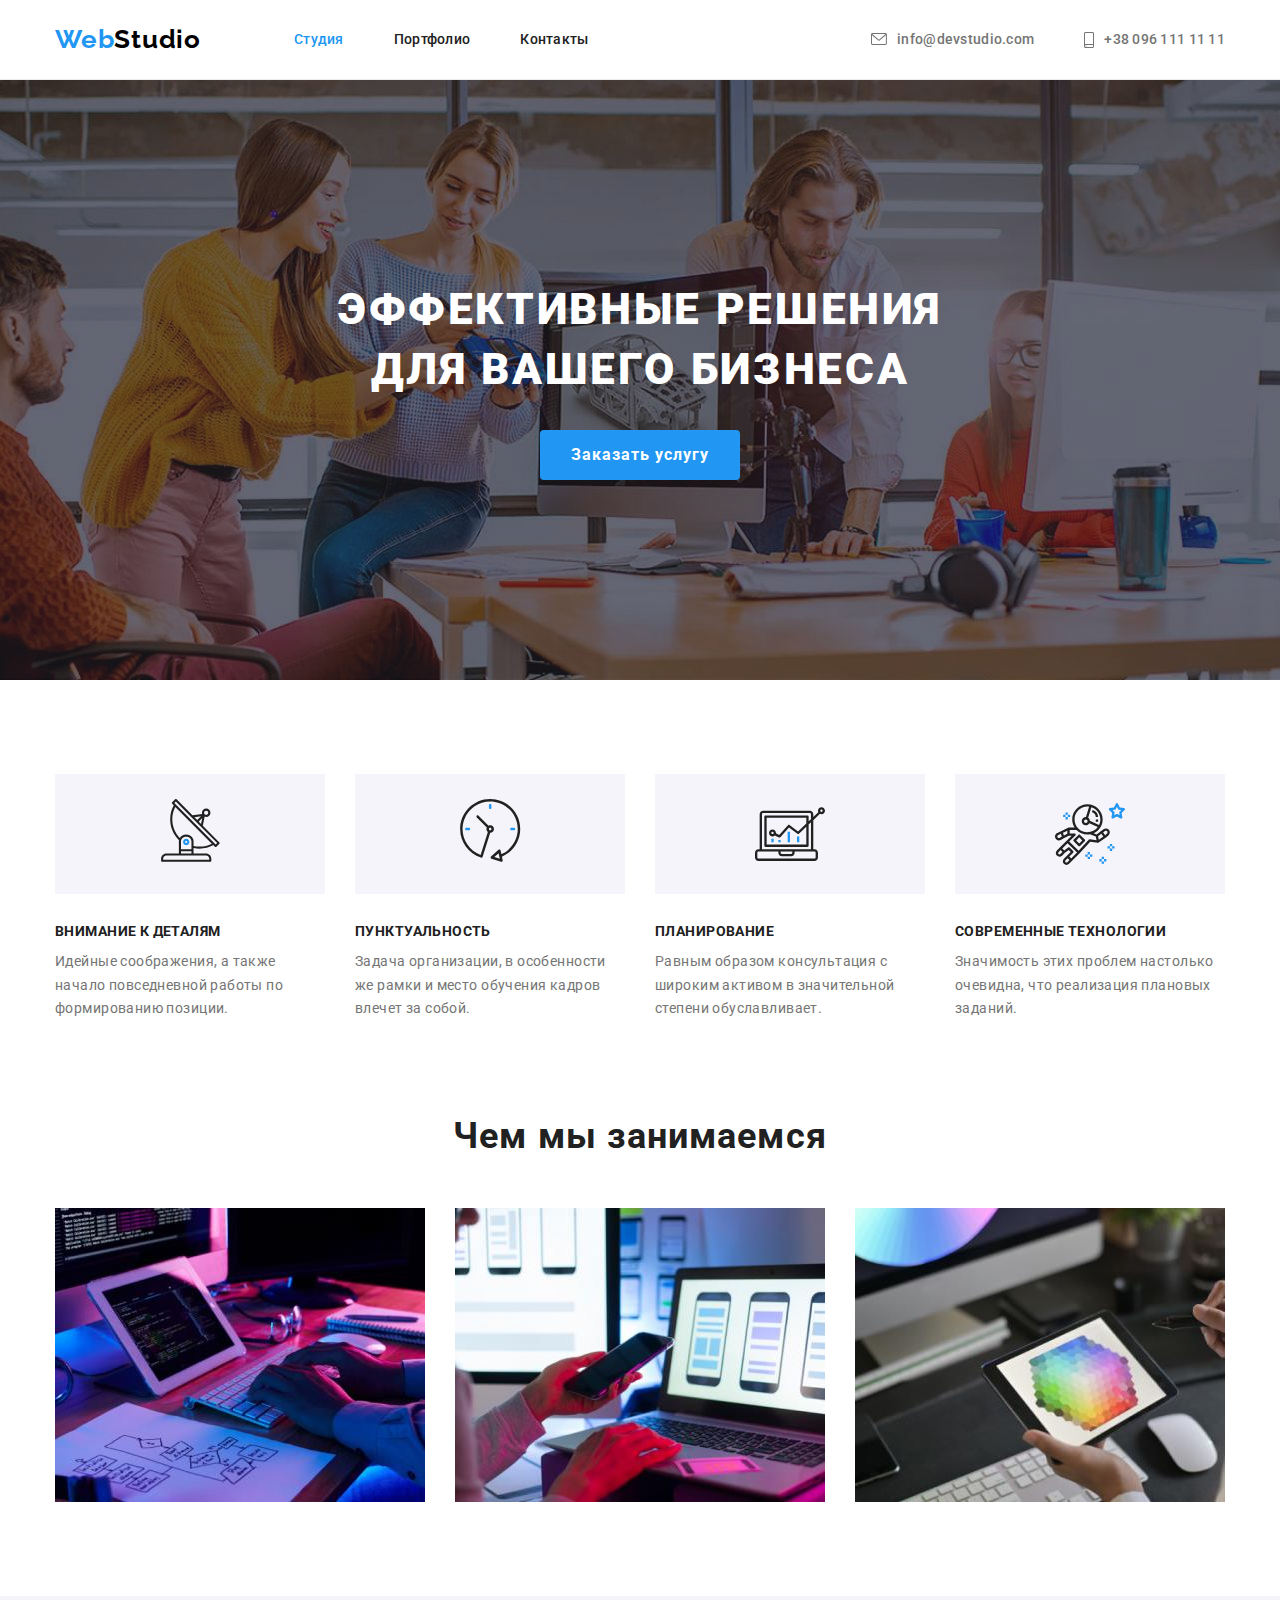
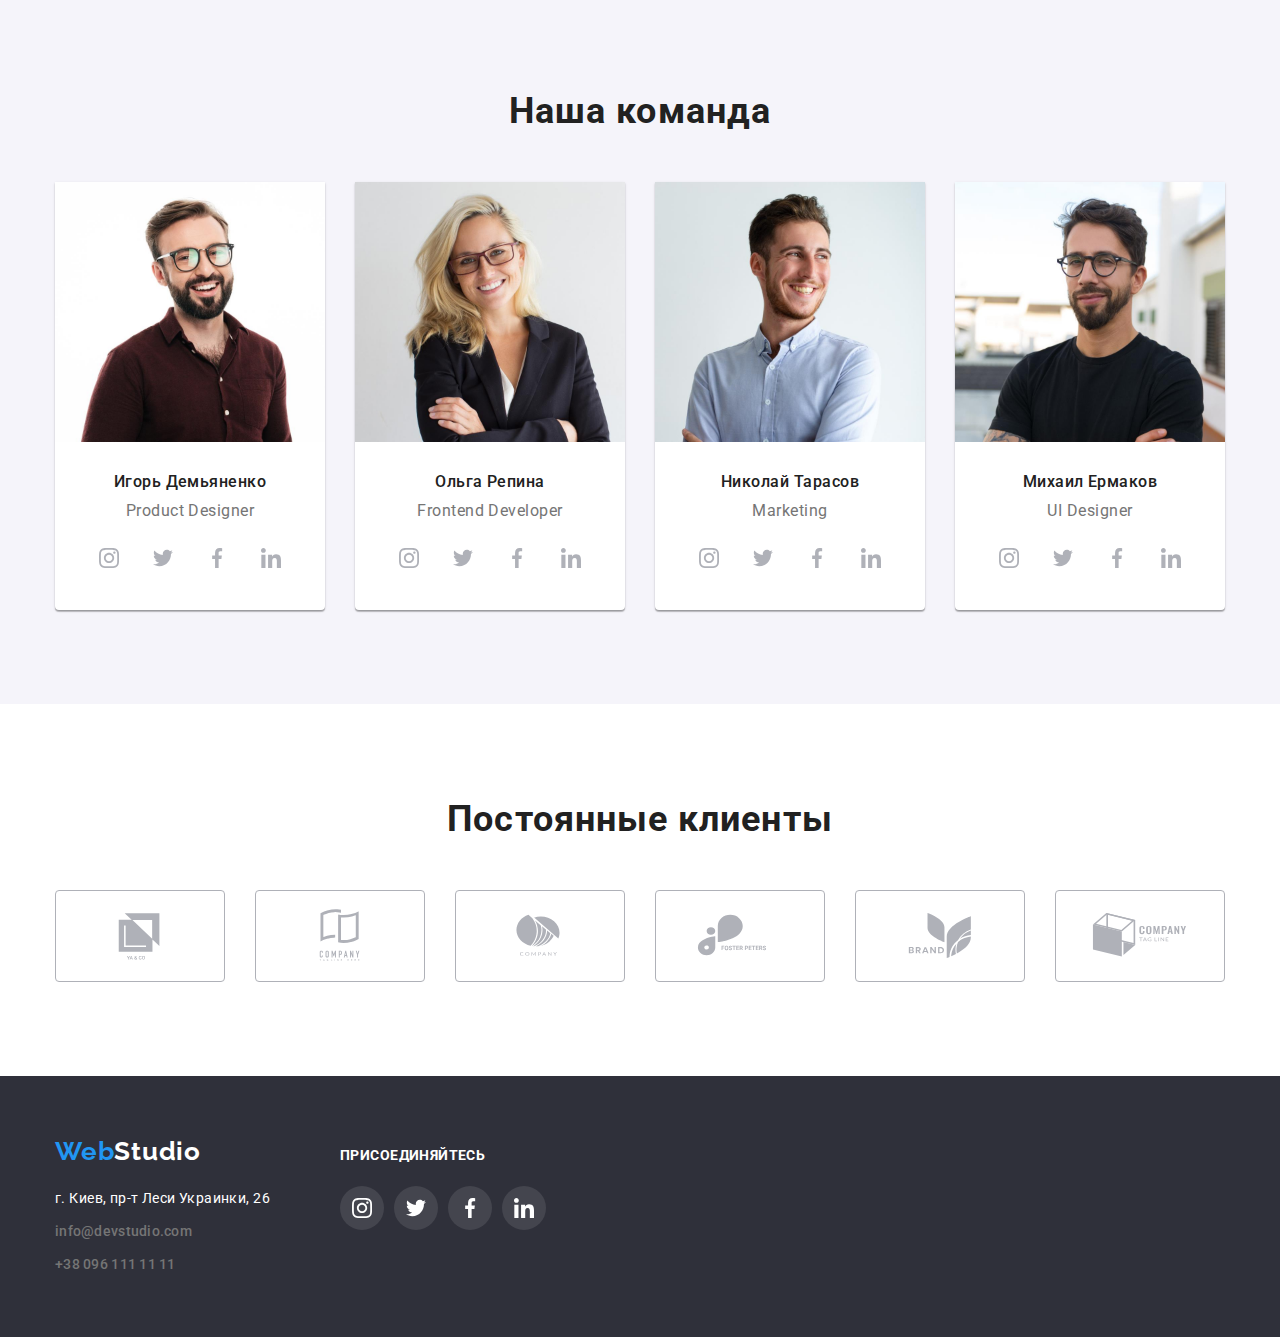
<file: index.html>
<!DOCTYPE html>
<html lang="ru">
  <head>
    <meta charset="UTF-8" />
    <meta http-equiv="X-UA-Compatible" content="IE=edge" />
    <meta name="viewport" content="width=device-width, initial-scale=1.0" />
    <title>Студия</title>
    <link rel="preconnect" href="https://fonts.googleapis.com" />
    <link rel="preconnect" href="https://fonts.gstatic.com" crossorigin />
    <link
      href="https://fonts.googleapis.com/css2?family=Raleway:wght@700&family=Roboto:wght@400;500;700;900&display=swap"
      rel="stylesheet"
    />
    <link rel="stylesheet" href="./css/modern-normalize.css" />
    <link rel="stylesheet" href="./css/styles.css" />
  </head>

  <body>
    <header class="header">
      <div class="container header-container">
        <nav class="nav">
          <a
            href="https://aleksgtd.github.io/goit-markup-hw-04/"
            lang="en"
            class="link logo"
            ><span class="left">Web</span
            ><span class="right-header">Studio</span></a
          >
          <ul class="list site-nav">
            <li class="item site-nav-item">
              <a href="./index.html" class="link site-nav-link current"
                >Студия</a
              >
            </li>
            <li class="item site-nav-item">
              <a href="portfolio.html" class="link site-nav-link">Портфолио</a>
            </li>
            <li class="item site-nav-item">
              <a href="" class="link site-nav-link">Контакты</a>
            </li>
          </ul>
        </nav>

        <ul class="list contacts">
          <li class="item header-contacts-item">
            <a href="mailto:info@devstudio.com" class="link contacts-link"
              ><svg class="icon-envelope header-contacts-icon">
                <use href="./images/icons.svg#icon-envelope"></use>
              </svg>
              info@devstudio.com</a
            >
          </li>
          <li class="item header-contacts-item">
            <a href="tel:+380961111111" class="link contacts-link"
              ><svg class="icon-smartphone header-contacts-icon">
                <use href="./images/icons.svg#icon-smartphone"></use>
              </svg>
              +38 096 111 11 11</a
            >
          </li>
        </ul>
      </div>
    </header>

    <main>
      <section class="hero-section">
        <div class="container hero-section-container">
          <h1 class="hero-section-title">
            Эффективные решения<br />для вашего бизнеса
          </h1>

          <button type="button" class="button order-btn">
            Заказать услугу
          </button>
        </div>
      </section>
      <section class="section features-section">
        <div class="container features-section-container">
          <h2 class="features-title visually-hidden">Особенности</h2>
          <ul class="list features-section-list">
            <li class="item features-section-item">
              <div class="features-icon-box">
                <svg class="features-icon">
                  <use href="./images/icons.svg#icon-antenna"></use>
                </svg>
              </div>
              <h3 class="features-section-subtitle">Внимание к деталям</h3>
              <p class="features-section-text">
                Идейные соображения, а также начало повседневной работы по
                формированию позиции.
              </p>
            </li>
            <li class="item features-section-item">
              <div class="features-icon-box">
                <svg class="features-icon">
                  <use href="./images/icons.svg#icon-clock"></use>
                </svg>
              </div>
              <h3 class="features-section-subtitle">Пунктуальность</h3>
              <p class="features-section-text">
                Задача организации, в особенности же рамки и место обучения
                кадров влечет за собой.
              </p>
            </li>
            <li class="item features-section-item">
              <div class="features-icon-box">
                <svg class="features-icon">
                  <use href="./images/icons.svg#icon-diagram"></use>
                </svg>
              </div>
              <h3 class="features-section-subtitle">Планирование</h3>
              <p class="features-section-text">
                Равным образом консультация с широким активом в значительной
                степени обуславливает.
              </p>
            </li>
            <li class="item features-section-item">
              <div class="features-icon-box">
                <svg class="features-icon">
                  <use href="./images/icons.svg#icon-astronaut"></use>
                </svg>
              </div>
              <h3 class="features-section-subtitle">Современные технологии</h3>
              <p class="features-section-text">
                Значимость этих проблем настолько очевидна, что реализация
                плановых заданий.
              </p>
            </li>
          </ul>
        </div>
      </section>

      <section class="section activities-section">
        <div class="container">
          <h2 class="activities-section-title">Чем мы занимаемся</h2>
          <ul class="list activities-section-list">
            <li class="item activities-section-item">
              <img src="./images/box1.jpg" alt="руки на клавиатуре" />
            </li>
            <li class="item activities-section-item">
              <img src="./images/box2.jpg" alt="рука держит смартфон" />
            </li>
            <li class="item activities-section-item">
              <img
                src="./images/box3.jpg"
                alt="планшет с разноцветным изображением в руке"
              />
            </li>
          </ul>
        </div>
      </section>

      <section class="section team-section">
        <div class="container">
          <h2 class="team-section-title">Наша команда</h2>
          <ul class="list team-section-list">
            <li class="item team-section-item">
              <img
                src="./images/team-card1.jpg"
                alt="улыбающийся парень в очках"
              />
              <div class="team-section-item-desc">
                <h3 class="team-section-subtitle">Игорь Демьяненко</h3>
                <p lang="en" class="team-section-text">Product Designer</p>
                <ul
                  class="list social-links-list team-section-social-links-list"
                >
                  <li class="social-links-item">
                    <a
                      href=""
                      target="_blank"
                      class="link social-link team-section-social-link"
                    >
                      <svg
                        width="20"
                        height="20"
                        class="team-section-social-links-icon"
                      >
                        <use href="./images/icons.svg#icon-instagram"></use>
                      </svg>
                    </a>
                  </li>
                  <li class="social-links-item">
                    <a
                      href=""
                      target="_blank"
                      class="link social-link team-section-social-link"
                    >
                      <svg
                        width="20"
                        height="20"
                        class="team-section-social-links-icon"
                      >
                        <use href="./images/icons.svg#icon-twitter"></use>
                      </svg>
                    </a>
                  </li>
                  <li class="social-links-item">
                    <a
                      href=""
                      target="_blank"
                      class="link social-link team-section-social-link"
                    >
                      <svg
                        width="20"
                        height="20"
                        class="team-section-social-links-icon"
                      >
                        <use href="./images/icons.svg#icon-facebook"></use>
                      </svg>
                    </a>
                  </li>
                  <li class="social-links-item">
                    <a
                      href=""
                      target="_blank"
                      class="link social-link team-section-social-link"
                    >
                      <svg
                        width="20"
                        height="20"
                        class="team-section-social-links-icon"
                      >
                        <use href="./images/icons.svg#icon-linkedin"></use>
                      </svg>
                    </a>
                  </li>
                </ul>
              </div>
            </li>

            <li class="item team-section-item">
              <img
                src="./images/team-card2.jpg"
                alt="улыбающаяся девушка в очках"
              />
              <div class="team-section-item-desc">
                <h3 class="team-section-subtitle">Ольга Репина</h3>
                <p lang="en" class="team-section-text">Frontend Developer</p>
                <ul
                  class="list social-links-list team-section-social-links-list"
                >
                  <li class="social-links-item">
                    <a
                      href=""
                      target="_blank"
                      class="link social-link team-section-social-link"
                    >
                      <svg
                        width="20"
                        height="20"
                        class="team-section-social-links-icon"
                      >
                        <use href="./images/icons.svg#icon-instagram"></use>
                      </svg>
                    </a>
                  </li>
                  <li class="social-links-item">
                    <a
                      href=""
                      target="_blank"
                      class="link social-link team-section-social-link"
                    >
                      <svg
                        width="20"
                        height="20"
                        class="team-section-social-links-icon"
                      >
                        <use href="./images/icons.svg#icon-twitter"></use>
                      </svg>
                    </a>
                  </li>
                  <li class="social-links-item">
                    <a
                      href=""
                      target="_blank"
                      class="link social-link team-section-social-link"
                    >
                      <svg
                        width="20"
                        height="20"
                        class="team-section-social-links-icon"
                      >
                        <use href="./images/icons.svg#icon-facebook"></use>
                      </svg>
                    </a>
                  </li>
                  <li class="social-links-item">
                    <a
                      href=""
                      target="_blank"
                      class="link social-link team-section-social-link"
                    >
                      <svg
                        width="20"
                        height="20"
                        class="team-section-social-links-icon"
                      >
                        <use href="./images/icons.svg#icon-linkedin"></use>
                      </svg>
                    </a>
                  </li>
                </ul>
              </div>
            </li>

            <li class="item team-section-item">
              <img
                src="./images/team-card3.jpg"
                alt="улыбающийся парень в рубашке"
              />
              <div class="team-section-item-desc">
                <h3 class="team-section-subtitle">Николай Тарасов</h3>
                <p lang="en" class="team-section-text">Marketing</p>
                <ul
                  class="list social-links-list team-section-social-links-list"
                >
                  <li class="social-links-item">
                    <a
                      href=""
                      target="_blank"
                      class="link social-link team-section-social-link"
                    >
                      <svg
                        width="20"
                        height="20"
                        class="team-section-social-links-icon"
                      >
                        <use href="./images/icons.svg#icon-instagram"></use>
                      </svg>
                    </a>
                  </li>
                  <li class="social-links-item">
                    <a
                      href=""
                      target="_blank"
                      class="link social-link team-section-social-link"
                    >
                      <svg
                        width="20"
                        height="20"
                        class="team-section-social-links-icon"
                      >
                        <use href="./images/icons.svg#icon-twitter"></use>
                      </svg>
                    </a>
                  </li>
                  <li class="social-links-item">
                    <a
                      href=""
                      target="_blank"
                      class="link social-link team-section-social-link"
                    >
                      <svg
                        width="20"
                        height="20"
                        class="team-section-social-links-icon"
                      >
                        <use href="./images/icons.svg#icon-facebook"></use>
                      </svg>
                    </a>
                  </li>
                  <li class="social-links-item">
                    <a
                      href=""
                      target="_blank"
                      class="link social-link team-section-social-link"
                    >
                      <svg
                        width="20"
                        height="20"
                        class="team-section-social-links-icon"
                      >
                        <use href="./images/icons.svg#icon-linkedin"></use>
                      </svg>
                    </a>
                  </li>
                </ul>
              </div>
            </li>

            <li class="item team-section-item">
              <img
                src="./images/team-card4.jpg"
                alt="улыбающийся парень в футболке"
              />
              <div class="team-section-item-desc">
                <h3 class="team-section-subtitle">Михаил Ермаков</h3>
                <p lang="en" class="team-section-text">UI Designer</p>
                <ul
                  class="list social-links-list team-section-social-links-list"
                >
                  <li class="social-links-item">
                    <a
                      href=""
                      target="_blank"
                      class="link social-link team-section-social-link"
                    >
                      <svg
                        width="20"
                        height="20"
                        class="team-section-social-links-icon"
                      >
                        <use href="./images/icons.svg#icon-instagram"></use>
                      </svg>
                    </a>
                  </li>
                  <li class="social-links-item">
                    <a
                      href=""
                      target="_blank"
                      class="link social-link team-section-social-link"
                    >
                      <svg
                        width="20"
                        height="20"
                        class="team-section-social-links-icon"
                      >
                        <use href="./images/icons.svg#icon-twitter"></use>
                      </svg>
                    </a>
                  </li>
                  <li class="social-links-item">
                    <a
                      href=""
                      target="_blank"
                      class="link social-link team-section-social-link"
                    >
                      <svg
                        width="20"
                        height="20"
                        class="team-section-social-links-icon"
                      >
                        <use href="./images/icons.svg#icon-facebook"></use>
                      </svg>
                    </a>
                  </li>
                  <li class="social-links-item">
                    <a
                      href=""
                      target="_blank"
                      class="link social-link team-section-social-link"
                    >
                      <svg
                        width="20"
                        height="20"
                        class="team-section-social-links-icon"
                      >
                        <use href="./images/icons.svg#icon-linkedin"></use>
                      </svg>
                    </a>
                  </li>
                </ul>
              </div>
            </li>
          </ul>
        </div>
      </section>

      <section class="section clients-section">
        <div class="container">
          <h2 class="clients-section-title">Постоянные клиенты</h2>
          <ul class="list clients-section-list">
            <li class="item clients-section-item">
              <a
                href=""
                target="_blank"
                rel="noreferrer nofollow noopener"
                class="link clients-section-link"
              >
                <svg width="106" height="60" class="clients-icon">
                  <use href="./images/icons.svg#icon-logo_yaco"></use>
                </svg>
              </a>
            </li>
            <li class="item clients-section-item">
              <a
                href=""
                target="_blank"
                rel="noreferrer nofollow noopener"
                class="link clients-section-link"
              >
                <svg width="106" height="60" class="clients-icon">
                  <use href="./images/icons.svg#icon-logo_tagline"></use>
                </svg>
              </a>
            </li>
            <li class="item clients-section-item">
              <a
                href=""
                target="_blank"
                rel="noreferrer nofollow noopener"
                class="link clients-section-link"
              >
                <svg width="106" height="60" class="clients-icon">
                  <use href="./images/icons.svg#icon-logo_company"></use>
                </svg>
              </a>
            </li>
            <li class="item clients-section-item">
              <a
                href=""
                target="_blank"
                rel="noreferrer nofollow noopener"
                class="link clients-section-link"
              >
                <svg width="106" height="60" class="clients-icon">
                  <use href="./images/icons.svg#icon-logo_fosterpeters"></use>
                </svg>
              </a>
            </li>
            <li class="item clients-section-item">
              <a
                href=""
                target="_blank"
                rel="noreferrer nofollow noopener"
                class="link clients-section-link"
              >
                <svg width="106" height="60" class="clients-icon">
                  <use href="./images/icons.svg#icon-logo_brand"></use>
                </svg>
              </a>
            </li>
            <li class="item clients-section-item">
              <a
                href=""
                target="_blank"
                rel="noreferrer nofollow noopener"
                class="link clients-section-link"
              >
                <svg width="106" height="60" class="clients-icon">
                  <use href="./images/icons.svg#icon-logo_tag-line"></use>
                </svg>
              </a>
            </li>
          </ul>
        </div>
      </section>
    </main>

    <footer class="footer">
      <div class="container footer-container">
        <div class="footer-container-left">
          <a
            href="https://aleksgtd.github.io/goit-markup-hw-04/"
            lang="en"
            class="link logo footer-logo"
            ><span class="left">Web</span
            ><span class="right-footer">Studio</span></a
          >
          <address class="address">
            <ul class="list">
              <li class="item footer-item">
                <a href="" class="link contacts-physical"
                  >г. Киев, пр-т Леси Украинки, 26</a
                >
              </li>
              <li class="item footer-item">
                <a
                  href="mailto:info@devstudio.com"
                  class="link contacts-link footer-contacts-link"
                  >info@devstudio.com</a
                >
              </li>
              <li class="item footer-item">
                <a
                  href="tel:+380961111111"
                  class="link contacts-link footer-contacts-link"
                  >+38 096 111 11 11</a
                >
              </li>
            </ul>
          </address>
        </div>
        <div class="footer-container-right">
          <h3 class="footer-subtitle">Присоединяйтесь</h3>
          <ul class="list social-links-list">
            <li class="social-links-item">
              <a
                href=""
                target="_blank"
                class="link social-link footer-social-link"
              >
                <svg width="20" height="20" class="footer-social-links-icon">
                  <use href="./images/icons.svg#icon-instagram"></use>
                </svg>
              </a>
            </li>
            <li class="social-links-item">
              <a
                href=""
                target="_blank"
                class="link social-link footer-social-link"
              >
                <svg width="20" height="20" class="footer-social-links-icon">
                  <use href="./images/icons.svg#icon-twitter"></use>
                </svg>
              </a>
            </li>
            <li class="social-links-item">
              <a
                href=""
                target="_blank"
                class="link social-link footer-social-link"
              >
                <svg width="20" height="20" class="footer-social-links-icon">
                  <use href="./images/icons.svg#icon-facebook"></use>
                </svg>
              </a>
            </li>
            <li class="social-links-item">
              <a
                href=""
                target="_blank"
                class="link social-link footer-social-link"
              >
                <svg width="20" height="20" class="footer-social-links-icon">
                  <use href="./images/icons.svg#icon-linkedin"></use>
                </svg>
              </a>
            </li>
          </ul>
        </div>
      </div>
    </footer>
  </body>
</html>
</file>
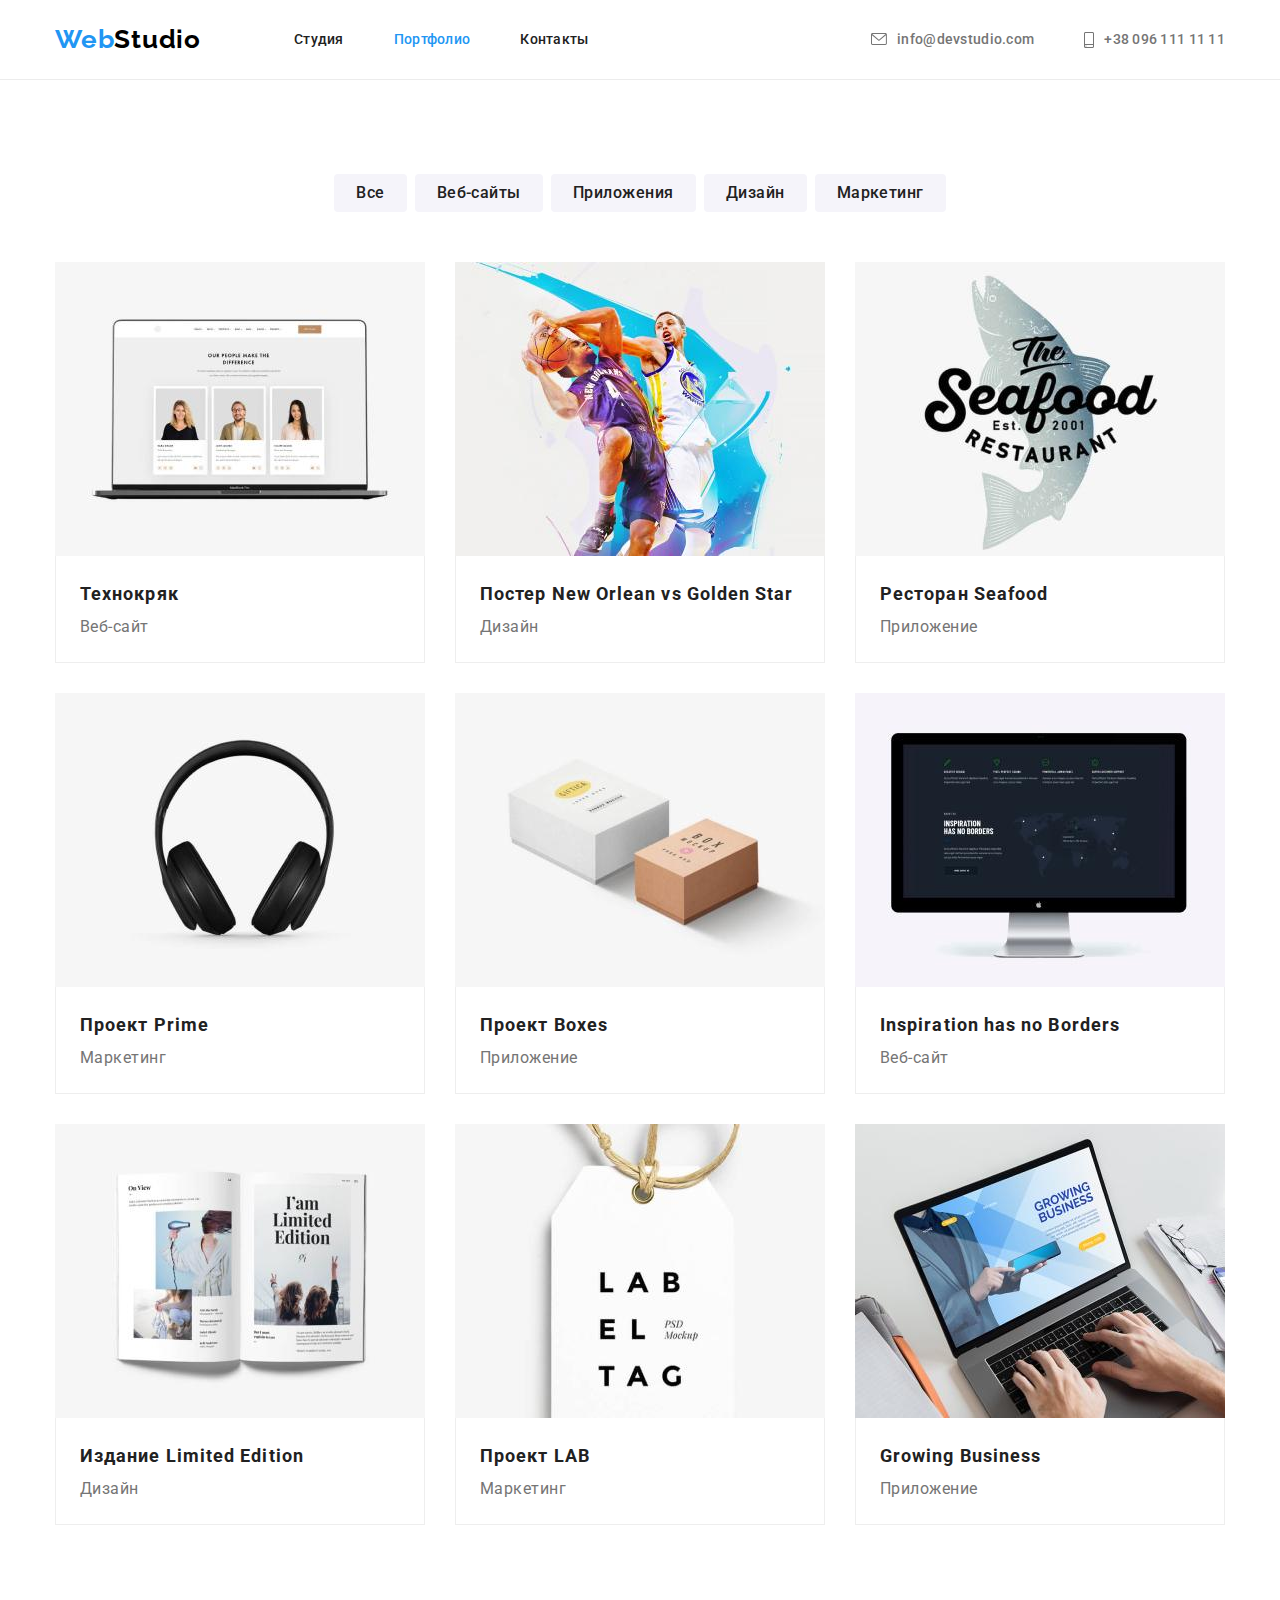
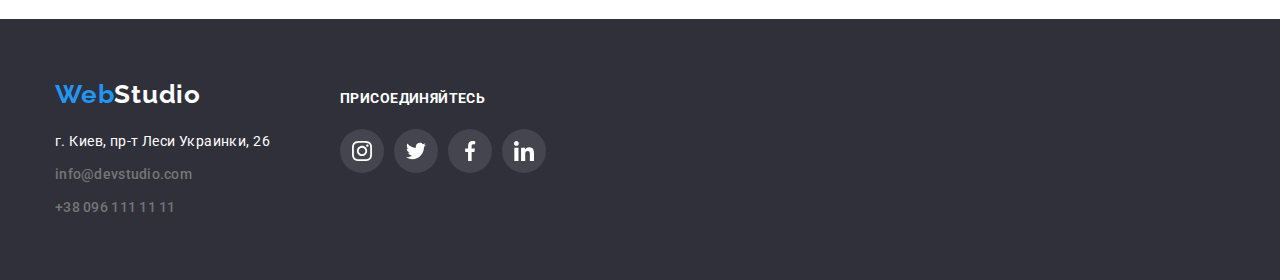
<file: portfolio.html>
<!DOCTYPE html>
<html lang="ru">
  <head>
    <meta charset="UTF-8" />
    <meta http-equiv="X-UA-Compatible" content="IE=edge" />
    <meta name="viewport" content="width=device-width, initial-scale=1.0" />
    <title>Портфолио</title>
    <link rel="preconnect" href="https://fonts.googleapis.com" />
    <link rel="preconnect" href="https://fonts.gstatic.com" crossorigin />
    <link
      href="https://fonts.googleapis.com/css2?family=Raleway:wght@700&family=Roboto:wght@400;500;700;900&display=swap"
      rel="stylesheet"
    />
    <link rel="stylesheet" href="./css/modern-normalize.css" />
    <link rel="stylesheet" href="./css/styles.css" />
  </head>
  <body>
    <header class="header">
      <div class="container header-container">
        <nav class="nav">
          <a
            href="https://aleksgtd.github.io/goit-markup-hw-04/"
            lang="en"
            class="link logo"
            ><span class="left">Web</span
            ><span class="right-header">Studio</span></a
          >
          <ul class="list site-nav">
            <li class="item site-nav-item">
              <a href="./index.html" class="link site-nav-link">Студия</a>
            </li>
            <li class="item site-nav-item">
              <a href="portfolio.html" class="link site-nav-link current"
                >Портфолио</a
              >
            </li>
            <li class="item site-nav-item">
              <a href="" class="link site-nav-link">Контакты</a>
            </li>
          </ul>
        </nav>

        <ul class="list contacts">
          <li class="item header-contacts-item">
            <a href="mailto:info@devstudio.com" class="link contacts-link"
              ><svg class="icon-envelope header-contacts-icon">
                <use href="./images/icons.svg#icon-envelope"></use>
              </svg>
              info@devstudio.com</a
            >
          </li>
          <li class="item header-contacts-item">
            <a href="tel:+380961111111" class="link contacts-link"
              ><svg class="icon-smartphone header-contacts-icon">
                <use href="./images/icons.svg#icon-smartphone"></use>
              </svg>
              +38 096 111 11 11</a
            >
          </li>
        </ul>
      </div>
    </header>

    <main>
      <section class="portfolio section">
        <h1 class="visually-hidden">Портфолио</h1>
        <div class="container">
          <ul class="list portfolio-buttons-list">
            <li class="item portfolio-buttons-list-item">
              <button type="button" class="button portfolio-btn">Все</button>
            </li>
            <li class="item portfolio-buttons-list-item">
              <button type="button" class="button portfolio-btn">
                Веб-сайты
              </button>
            </li>
            <li class="item portfolio-buttons-list-item">
              <button type="button" class="button portfolio-btn">
                Приложения
              </button>
            </li>
            <li class="item portfolio-buttons-list-item">
              <button type="button" class="button portfolio-btn">Дизайн</button>
            </li>
            <li class="item portfolio-buttons-list-item">
              <button type="button" class="button portfolio-btn">
                Маркетинг
              </button>
            </li>
          </ul>

          <ul class="list portfolio-images-list">
            <li class="item portfolio-images-list-item">
              <a href="" target="_blank" class="link portfolio-image-link">
                <img
                  src="./images-portfolio/img-web-site.jpg"
                  alt="ноутбук с открытым сайтом"
                />
                <div class="portfolio-image-desc">
                  <h2 class="portfolio-title">Технокряк</h2>
                  <p class="portfolio-desc">Веб-сайт</p>
                </div>
              </a>
            </li>
            <li class="item portfolio-images-list-item">
              <a href="" target="_blank" class="link portfolio-image-link">
                <img
                  src="./images-portfolio/img-design.jpg"
                  alt="постер баскетбольной игры"
                />
                <div class="portfolio-image-desc">
                  <h2 class="portfolio-title">
                    Постер <span lang="en">New Orlean vs Golden Star</span>
                  </h2>
                  <p class="portfolio-desc">Дизайн</p>
                </div>
              </a>
            </li>
            <li class="item portfolio-images-list-item">
              <a href="" target="_blank" class="link portfolio-image-link">
                <img
                  src="./images-portfolio/img-seafood.jpg"
                  alt="логотип ресторана"
                />
                <div class="portfolio-image-desc">
                  <h2 class="portfolio-title">
                    Ресторан <span lang="en">Seafood</span>
                  </h2>
                  <p class="portfolio-desc">Приложение</p>
                </div>
              </a>
            </li>
            <li class="item portfolio-images-list-item">
              <a href="" target="_blank" class="link portfolio-image-link">
                <img
                  src="./images-portfolio/img-project-prime.jpg"
                  alt="наушники"
                />
                <div class="portfolio-image-desc">
                  <h2 class="portfolio-title">
                    Проект <span lang="en">Prime</span>
                  </h2>
                  <p class="portfolio-desc">Маркетинг</p>
                </div>
              </a>
            </li>
            <li class="item portfolio-images-list-item">
              <a href="" target="_blank" class="link portfolio-image-link">
                <img
                  src="./images-portfolio/img-project-boxes.jpg"
                  alt="коробки"
                />
                <div class="portfolio-image-desc">
                  <h2 class="portfolio-title">
                    Проект <span lang="en">Boxes</span>
                  </h2>
                  <p class="portfolio-desc">Приложение</p>
                </div>
              </a>
            </li>
            <li class="item portfolio-images-list-item">
              <a href="" target="_blank" class="link portfolio-image-link">
                <img
                  src="./images-portfolio/img-inspiration-no-borders.jpg"
                  alt="монитор компьютера"
                />
                <div class="portfolio-image-desc">
                  <h2 lang="en" class="portfolio-title">
                    Inspiration has no Borders
                  </h2>
                  <p class="portfolio-desc">Веб-сайт</p>
                </div>
              </a>
            </li>
            <li class="item portfolio-images-list-item">
              <a href="" target="_blank" class="link portfolio-image-link">
                <img
                  src="./images-portfolio/img-limited-edition.jpg"
                  alt="открытая книга"
                />
                <div class="portfolio-image-desc">
                  <h2 class="portfolio-title">
                    Издание <span lang="en">Limited Edition</span>
                  </h2>
                  <p class="portfolio-desc">Дизайн</p>
                </div>
              </a>
            </li>
            <li class="item portfolio-images-list-item">
              <a href="" target="_blank" class="link portfolio-image-link">
                <img
                  src="./images-portfolio/img-project-lab.jpg"
                  alt="бирка с текстом"
                />
                <div class="portfolio-image-desc">
                  <h2 class="portfolio-title">
                    Проект <span lang="en">LAB</span>
                  </h2>
                  <p class="portfolio-desc">Маркетинг</p>
                </div>
              </a>
            </li>
            <li class="item portfolio-images-list-item">
              <a href="" target="_blank" class="link portfolio-image-link">
                <img
                  src="./images-portfolio/img-growing-business.jpg"
                  alt="открытый ноутбук"
                />
                <div class="portfolio-image-desc">
                  <h2 lang="en" class="portfolio-title">Growing Business</h2>
                  <p class="portfolio-desc">Приложение</p>
                </div>
              </a>
            </li>
          </ul>
        </div>
      </section>
    </main>

    <footer class="footer">
      <div class="container footer-container">
        <div class="footer-container-left">
          <a
            href="https://aleksgtd.github.io/goit-markup-hw-04/"
            lang="en"
            class="link logo footer-logo"
            ><span class="left">Web</span
            ><span class="right-footer">Studio</span></a
          >
          <address class="address">
            <ul class="list">
              <li class="item footer-item">
                <a href="" class="link contacts-physical"
                  >г. Киев, пр-т Леси Украинки, 26</a
                >
              </li>
              <li class="item footer-item">
                <a
                  href="mailto:info@devstudio.com"
                  class="link contacts-link footer-contacts-link"
                  >info@devstudio.com</a
                >
              </li>
              <li class="item footer-item">
                <a
                  href="tel:+380961111111"
                  class="link contacts-link footer-contacts-link"
                  >+38 096 111 11 11</a
                >
              </li>
            </ul>
          </address>
        </div>
        <div class="footer-container-right">
          <h3 class="footer-subtitle">Присоединяйтесь</h3>
          <ul class="list social-links-list">
            <li class="social-links-item">
              <a
                href=""
                target="_blank"
                class="link social-link footer-social-link"
              >
                <svg width="20" height="20" class="footer-social-links-icon">
                  <use href="./images/icons.svg#icon-instagram"></use>
                </svg>
              </a>
            </li>
            <li class="social-links-item">
              <a
                href=""
                target="_blank"
                class="link social-link footer-social-link"
              >
                <svg width="20" height="20" class="footer-social-links-icon">
                  <use href="./images/icons.svg#icon-twitter"></use>
                </svg>
              </a>
            </li>
            <li class="social-links-item">
              <a
                href=""
                target="_blank"
                class="link social-link footer-social-link"
              >
                <svg width="20" height="20" class="footer-social-links-icon">
                  <use href="./images/icons.svg#icon-facebook"></use>
                </svg>
              </a>
            </li>
            <li class="social-links-item">
              <a
                href=""
                target="_blank"
                class="link social-link footer-social-link"
              >
                <svg width="20" height="20" class="footer-social-links-icon">
                  <use href="./images/icons.svg#icon-linkedin"></use>
                </svg>
              </a>
            </li>
          </ul>
        </div>
      </div>
    </footer>
  </body>
</html>
</file>
<file: css/styles.css>
:root {
  --logo-color-left: #2196f3;
  --logo-color-right-header: #000000;
  --logo-color-right-footer: #ffffff;
  --nav-item-color: #212121;
  --nav-item-focus-color: #2196f3;
  --contacts-color: #757575;
  --main-title-color: #ffffff;
  --title-color: #212121;
  --focus-color: #2196f3;
  --text-color: #757575;
  --button-color: #212121;
  --button-background-color: #f5f4fa;
  --button-focus-color: #ffffff;
  --button-background-focus-color: #2196f3;
  --background-color-dark: #2f303a;
  --social-links-focus-color: #ffffff;
  --social-links-color: #afb1b8;
}

body {
  font-family: "roboto", sans-serif;
  max-width: 1600px;
}

h1,
h2,
h3,
h4,
h5,
h6,
p,
ul {
  margin: 0 auto;
}

img {
  display: block;
  max-width: 100%;
  height: auto;
}

.list {
  list-style: none;
  padding: 0;
}

.container {
  width: 1200px;
  padding: 0 15px;
  margin: 0 auto;
}

.section {
  padding: 94px 0;
}

.link {
  font-style: inherit;
  text-decoration: none;
}

.site-nav-item:not(:last-child),
.header-contacts-item:not(:last-child) {
  margin: 0 50px 0 0;
}

.logo {
  font-family: Raleway;
  font-weight: 700;
  font-size: 26px;
  line-height: 1.19;
  letter-spacing: 0.03em;
  text-align: center;
  margin: 0 93px 0 0;
}

.left {
  color: var(--logo-color-left);
}

.button {
  font-style: inherit;
  color: var(--button-color);
  background-color: var(--button-background-color);
  cursor: pointer;
}

.button:focus,
.button:hover {
  color: var(--button-focus-color);
  background-color: var(--button-background-focus-color);
}

.visually-hidden {
  position: absolute;
  width: 1px;
  height: 1px;
  margin: -1px;
  padding: 0;
  overflow: hidden;
  border: 0;
  clip: rect(0 0 0 0);
}

/*-header-*/

.header {
  height: 80px;
  display: flex;
  align-items: center;
  border-bottom: #ececec;
  border-width: 0 0 1px 0;
  border-style: solid;
}

.header-container,
.nav,
.site-nav,
.contacts {
  display: flex;
}

.header-container,
.nav,
.contacts {
  justify-content: space-between;
  align-items: center;
}

.list.contacts {
  margin: 0;
}

.contacts .item {
  text-align: end;
}

.right-header {
  color: var(--logo-color-right-header);
}

.site-nav-link {
  color: var(--nav-item-color);
  font-weight: 500;
  font-size: 14px;
  line-height: 1.14;
  letter-spacing: 0.02em;
}

.site-nav-link:focus,
.site-nav-link:hover {
  color: var(--nav-item-focus-color);
  font-weight: 500;
  font-size: 14px;
  line-height: 1.14;
  letter-spacing: 0.02em;
}

.site-nav-link.current {
  color: var(--nav-item-focus-color);
  font-weight: 500;
  font-size: 14px;
  line-height: 1.14;
  letter-spacing: 0.02em;
}

.contacts-link {
  color: var(--contacts-color);
  font-weight: 500;
  font-size: 14px;
  line-height: 1.14;
  letter-spacing: 0.02em;
  display: flex;
  align-items: center;
  justify-content: center;
}

.contacts-link:hover,
.contacts-link:focus {
  color: var(--focus-color);
  font-weight: 500;
  font-size: 14px;
  line-height: 1.14;
  letter-spacing: 0.02em;
}

.header-contacts-item {
  display: flex;
  align-items: center;
  justify-content: center;
}

.header-contacts-icon {
  margin-right: 10px;
}

.icon-envelope {
  width: 16px;
  height: 12px;
  fill: var(--contacts-color);
}

.icon-smartphone {
  width: 10px;
  height: 16px;
  fill: var(--contacts-color);
}

.contacts-link:hover .icon-envelope,
.contacts-link:focus .icon-envelope,
.contacts-link:hover .icon-smartphone,
.contacts-link:focus .icon-smartphone {
  fill: var(--focus-color);
  cursor: pointer;
}

/*-footer-*/

.footer {
  background-color: var(--background-color-dark);
  padding: 60px 0;
}

.footer-container {
  display: flex;
  align-items: baseline;
}

.footer-container-right {
  margin-left: 70px;
}

.footer-logo {
  display: inline-block;
  margin: 0 0 20px 0;
}

.footer-item:not(:last-child) {
  margin-bottom: 9px;
}

.footer-item {
  color: var(--contacts-color);
}

.footer-item:hover,
.footer-item:focus {
  color: var(--focus-color);
}

.right-footer {
  color: var(--logo-color-right-footer);
}

.address {
  font-style: inherit;
  font-size: 14px;
  line-height: 1.71;
  letter-spacing: 0.03em;
}

.contacts-physical {
  color: #ffffff;
}

.footer-subtitle {
  color: var(--main-title-color);
  font-weight: 700;
  font-size: 14px;
  line-height: 1.14;
  letter-spacing: 0.03em;
  text-transform: uppercase;
  margin-bottom: 22px;
}

.footer-social-link {
  background-color: rgba(255, 255, 255, 0.1);
}

.footer-social-links-icon {
  fill: var(--social-links-focus-color);
}

.footer-contacts-link {
  display: inline-block;
}

/*-studio page-*/

/*-hero-section-*/

.hero-section {
  background-color: #c4c4c4;
  padding: 200px 0;
  background-image: linear-gradient(
      rgba(47, 48, 58, 0.4),
      rgba(47, 48, 58, 0.4)
    ),
    url(../images/hero-bg.jpg);
  background-size: cover;
  background-position: center;
  background-repeat: no-repeat;
}

.hero-section-container {
  display: flex;
  flex-direction: column;
  align-items: center;
}

.order-btn {
  width: 200px;
  height: 50px;
  margin-top: 30px;
  font-weight: 700;
  font-size: 16px;
  line-height: 1.88;
  text-align: center;
  letter-spacing: 0.06em;
  color: #fff;
  background-color: #2196f3;
  border-radius: 4px;
  border-width: 0;
}

.hero-section-title {
  color: var(--main-title-color);
  font-weight: 900;
  font-size: 44px;
  line-height: 1.36;
  text-align: center;
  letter-spacing: 0.06em;
  text-transform: uppercase;
}

.button.order-btn:hover,
.button.order-btn:focus {
  background-color: #188ce8;
}

/*-features-section-*/

.features-icon-box {
  display: flex;
  align-items: center;
  justify-content: center;
  background-color: #f5f4fa;
  padding: 25px 0;
  margin-bottom: 30px;
}

.features-icon {
  width: 70px;
  height: 70px;
}

.features-section-list {
  display: flex;
  justify-content: space-between;
}

.features-section-item {
  width: 270px;
}

.features-section-item:not(:last-child) {
  margin: 0 30px 0 0;
}

.features-section-subtitle {
  color: var(--title-color);
  font-weight: 700;
  font-size: 14px;
  line-height: 1.14;
  letter-spacing: 0.03em;
  text-transform: uppercase;
}

.features-section-text {
  color: var(--text-color);
  font-size: 14px;
  line-height: 1.71;
  letter-spacing: 0.03em;
  margin: 10px 0 0 0;
}

/*-activities-section-*/

.activities-section {
  padding-top: 0;
}

.activities-section-list {
  display: flex;
  margin-top: 50px;
}

.activities-section-item:not(:last-child) {
  margin-right: 30px;
}

.activities-section-title {
  color: var(--title-color);
  font-weight: 700;
  font-size: 36px;
  line-height: 1.17;
  text-align: center;
  letter-spacing: 0.03em;
}

/*-team-section-*/

.team-section {
  background-color: #f5f4fa;
}

.team-section-list {
  display: flex;
  justify-content: space-between;
  margin-top: 50px;
}

.team-section-item {
  background-color: #ffffff;
  border-bottom-right-radius: 4px;
  border-bottom-left-radius: 4px;
  box-shadow: 0px 2px 1px 0px rgba(0, 0, 0, 0.2),
    0px 1px 1px 0px rgba(0, 0, 0, 0.14), 0px 1px 3px 0px rgba(0, 0, 0, 0.12);
}

.team-section-item:not(:last-child) {
  margin-right: 30px;
}

.team-section-title {
  color: var(--title-color);
  font-weight: 700;
  font-size: 36px;
  line-height: 1.17;
  text-align: center;
  letter-spacing: 0.03em;
}

.team-section-subtitle {
  color: var(--title-color);
  font-weight: 500;
  font-size: 16px;
  line-height: 1.19;
  text-align: center;
  letter-spacing: 0.03em;
  margin: 0 0 10px 0;
}

.team-section-text {
  color: var(--text-color);
  font-size: 16px;
  line-height: 1.19;
  text-align: center;
  letter-spacing: 0.03em;
  margin-bottom: 16px;
}

.team-section-item-desc {
  padding: 30px 0;
}

.social-links-list {
  display: flex;
}

.team-section-social-links-list {
  align-items: center;
  justify-content: center;
}

.social-link {
  display: flex;
  width: 44px;
  height: 44px;
  border-radius: 50%;
  align-items: center;
  justify-content: center;
}

.social-links-item:not(:last-child) {
  margin-right: 10px;
}

.team-section-social-links-icon {
  fill: var(--social-links-color);
}

.social-link:hover,
.social-link:focus {
  background-color: var(--focus-color);
}

.team-section-social-link:hover .team-section-social-links-icon,
.team-section-social-link:focus .team-section-social-links-icon {
  fill: var(--social-links-focus-color);
}

/*-clients-section*/

.clients-section-title {
  color: var(--title-color);
  font-weight: 700;
  font-size: 36px;
  line-height: 1.17;
  text-align: center;
  letter-spacing: 0.03em;
}

.clients-section-list {
  display: flex;
  align-items: center;
  justify-content: center;
  margin-top: 50px;
}

.clients-section-link {
  display: flex;
  width: 170px;
  height: 92px;
  border-color: var(--social-links-color);
  border-style: solid;
  border-radius: 4px;
  border-width: 1px;
  align-items: center;
  justify-content: center;
}

.clients-section-item:not(:last-child) {
  margin-right: 30px;
}

.clients-icon {
  fill: var(--social-links-color);
}

.clients-section-link:hover,
.clients-section-link:focus,
.clients-section-link:hover .clients-icon,
.clients-section-link:focus .clients-icon {
  border-color: var(--focus-color);
  fill: var(--focus-color);
}

/*-portfolio page-*/

.portfolio {
  background-color: #fff;
}

/*-buttons-section-*/
.portfolio-btn {
  font-weight: 500;
  font-size: 16px;
  line-height: 1.63;
  text-align: center;
  letter-spacing: 0.03em;
  border-radius: 4px;
}

.portfolio-btn:hover,
.portfolio-btn:focus {
  box-shadow: 0px 2px 2px 0px rgba(0, 0, 0, 0.12),
    0px 1px 2px 0px rgba(0, 0, 0, 0.08), 0px 3px 1px 0px rgba(0, 0, 0, 0.1);
}

.portfolio-buttons-list {
  display: flex;
  justify-content: center;
  margin-bottom: 50px;
}

.portfolio-buttons-list-item:not(:last-child) {
  margin-right: 8px;
}

.portfolio-btn {
  border-style: none;
  padding: 6px 22px;
}

/*-images-section-*/
.portfolio-title {
  color: var(--title-color);
  font-weight: 700;
  font-size: 18px;
  line-height: 2;
  letter-spacing: 0.06em;
}

.portfolio-desc {
  color: var(--text-color);
  font-size: 16px;
  line-height: 1.88;
  letter-spacing: 0.03em;
}

.portfolio-images-list {
  display: flex;
  flex-wrap: wrap;
  margin-top: -30px;
  margin-right: -30px;
}

.portfolio-images-list-item {
  margin-top: 30px;
  margin-right: 30px;
  flex-basis: calc((100% - 90px) / 3);
}

.portfolio-image-link {
  display: block;
}

.portfolio-image-link:hover,
.portfolio-image-link:focus {
  box-shadow: 1px 4px 6px 0px rgba(0, 0, 0, 0.16),
    0px 4px 4px 0px rgba(0, 0, 0, 0.06), 0px 1px 1px 0px rgba(0, 0, 0, 0.12);
}

.portfolio-image-desc {
  padding: 20px 24px;
  border-left: #eeeeee;
  border-bottom: #eeeeee;
  border-right: #eeeeee;
  border-width: 0 1px 1px 1px;
  border-style: solid;
}
</file>
